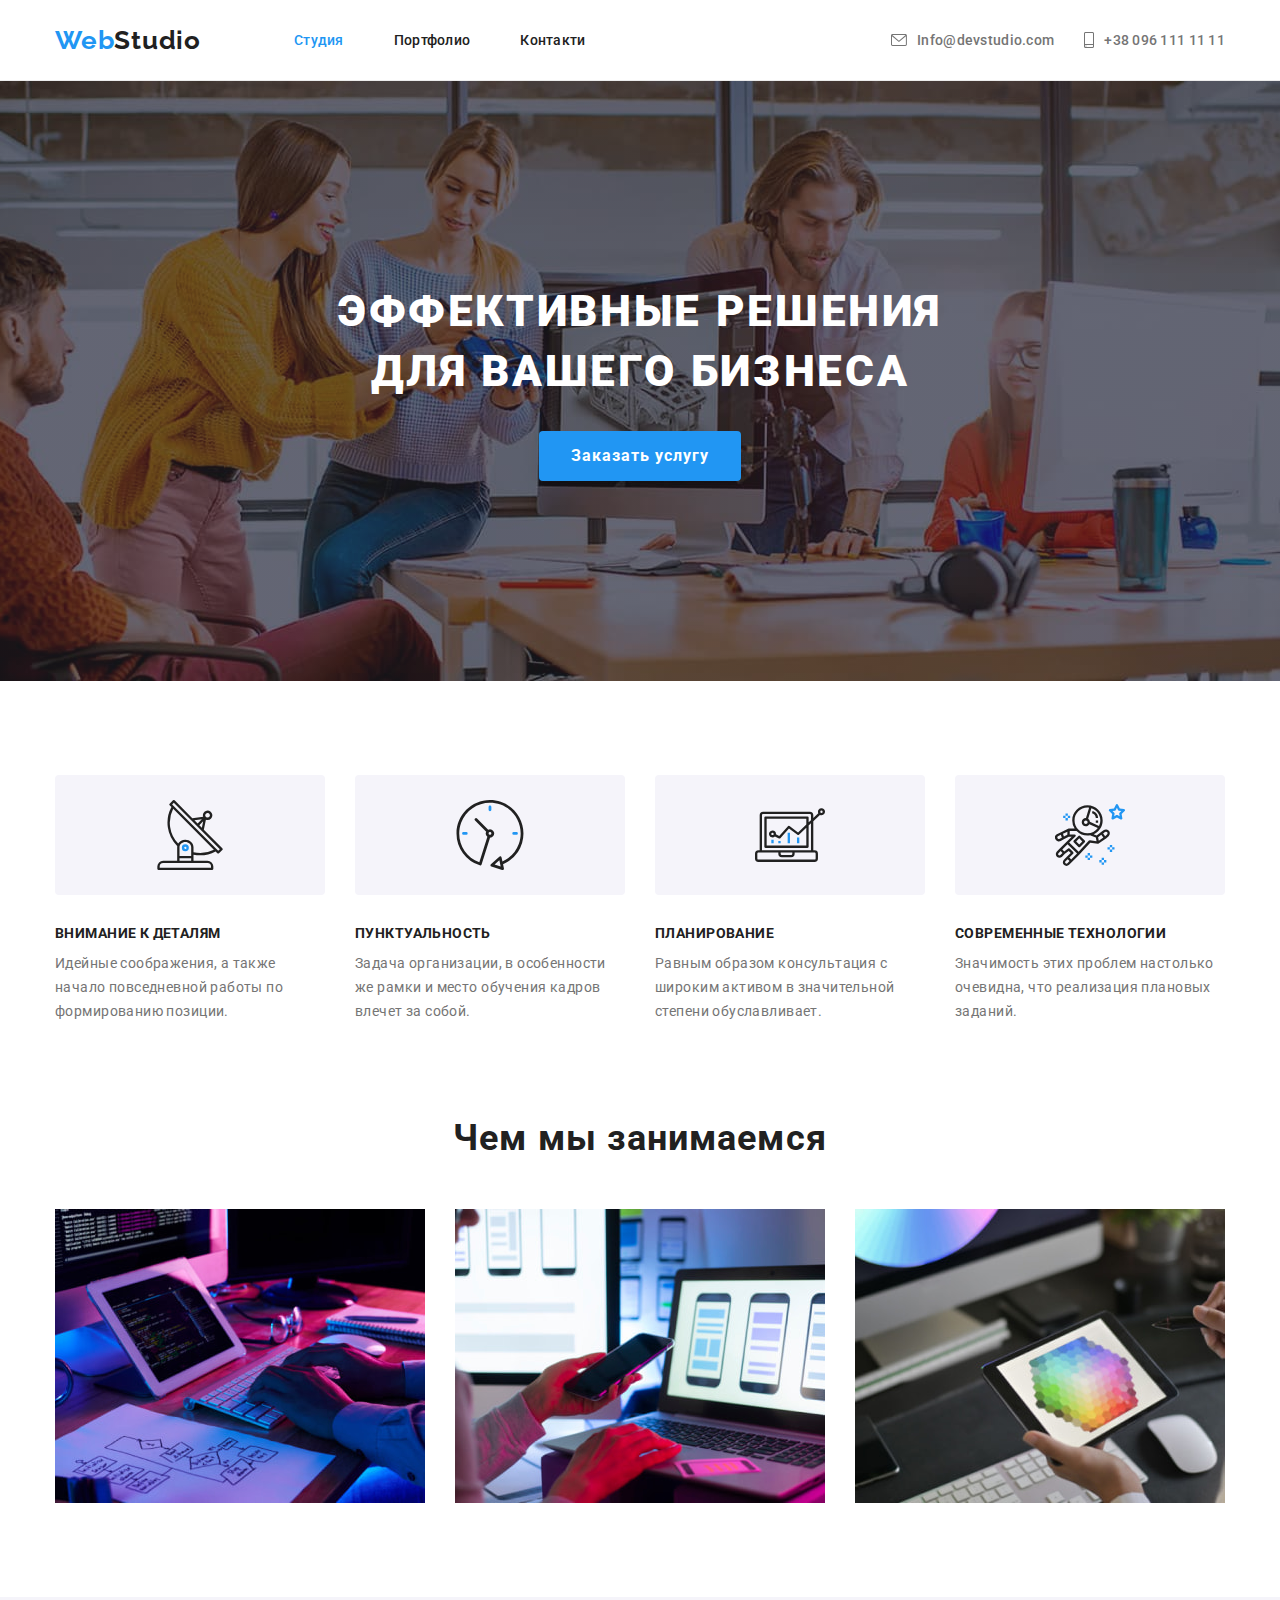
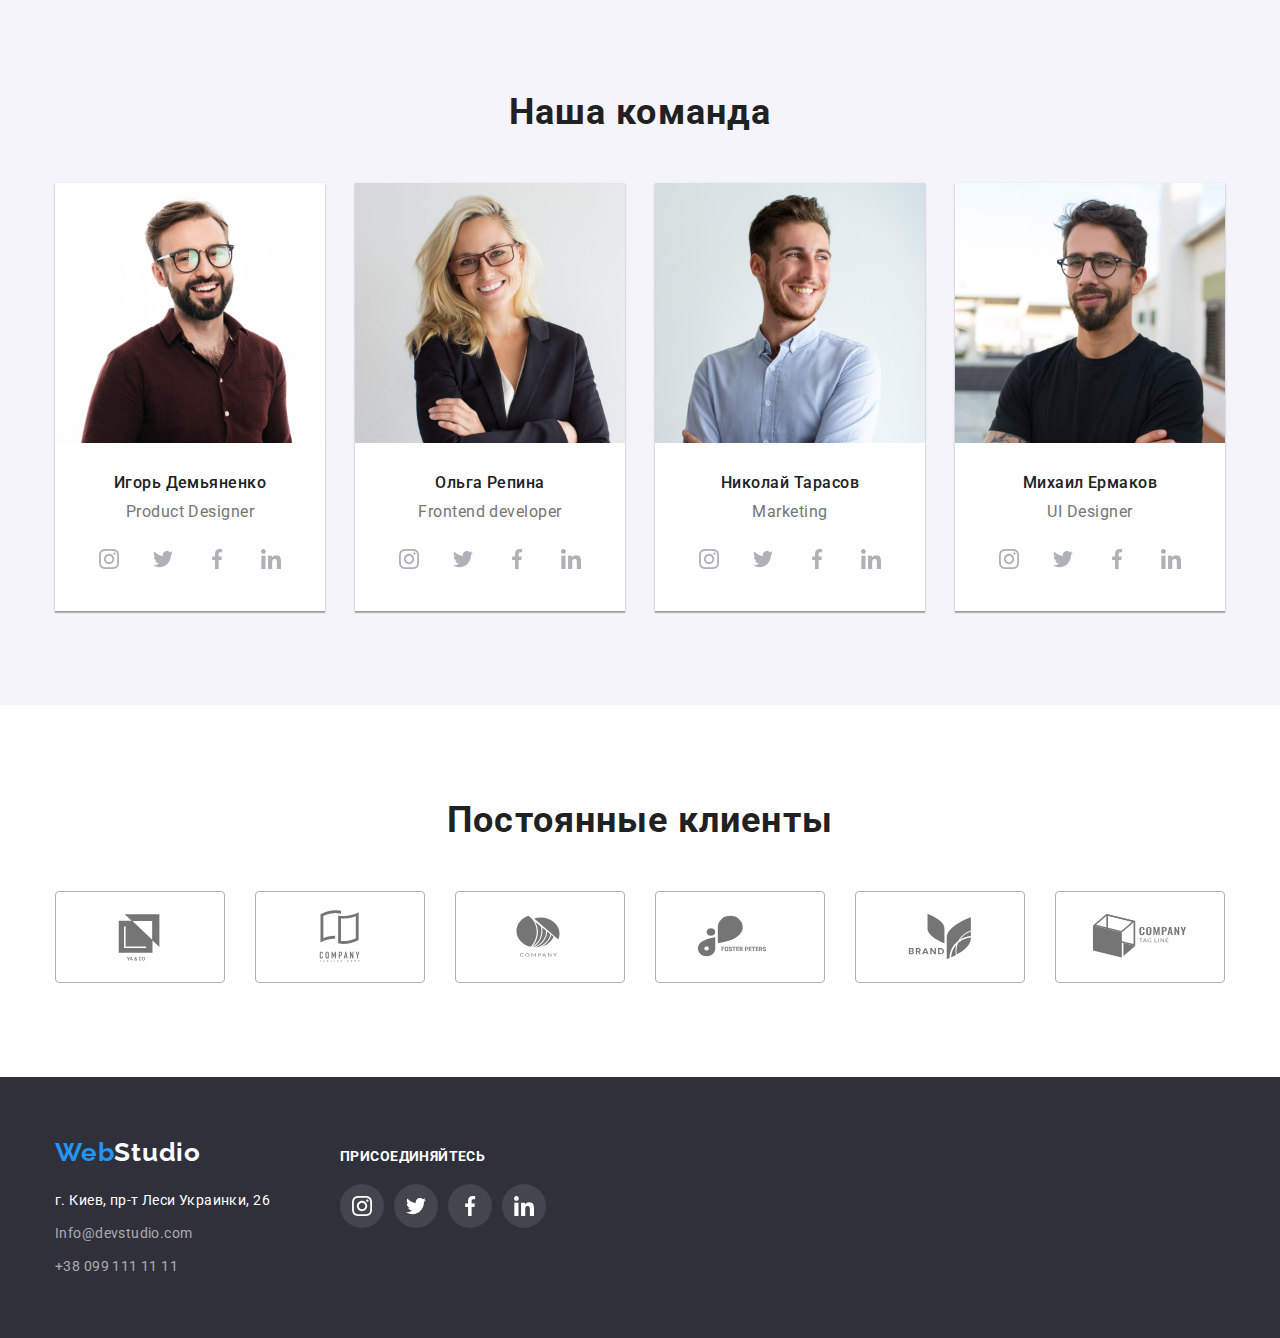
<file: index.html>
<!DOCTYPE html>
<html lang="ru">
  <head>
    <meta charset="UTF-8" />
    <meta http-equiv="X-UA-Compatible" content="IE=edge" />
    <meta name="viewport" content="width=device-width, initial-scale=1.0" />
    <title>Студия</title>
    <link rel="preconnect" href="https://fonts.googleapis.com" />
    <link rel="preconnect" href="https://fonts.gstatic.com" crossorigin />
    <link
      href="https://fonts.googleapis.com/css2?family=Raleway:wght@700&family=Roboto:wght@400;500;700;900&display=swap"
      rel="stylesheet"
    />
    <link
      rel="stylesheet"
      href="https://cdnjs.cloudflare.com/ajax/libs/modern-normalize/0.6.0/modern-normalize.css"
    />
    <link rel="stylesheet" href="./css/style.css" />
  </head>

  
  <body class="page">
    <header class="page-header">
      <div class="container">
        <nav class="nav">
          <a href="./index.html" class="logo"
            >Web<span class="accent-black">Studio</span>
          </a>
          

          <ul class="links">
            <li class="site-nav">
              <a href="./index.html" class="link-current link">Студия</a>
            </li>
            <li class="site-nav">
              <a href="./portfolio.html" class="link">Портфолио</a>
            </li>
            <li class="site-nav"><a href="#" class="link">Контакти</a></li>
          </ul>

          <ul class="contacts">
            <li class="contacts-item">
              <a href="mailto:Info@devstudio.com" class="contacts-link"
                ><svg class="icon" width="16" height="12">
                  <use href="./images/icons/icon_2.svg#icon-envelope"></use>
                </svg>
                Info@devstudio.com
              </a>
            </li>
            <li class="contacts-item">
              <a href="tel:+380961111111" class="contacts-link"
                ><svg class="icon" width="10" height="16">
                  <use href="./images/icons/icon_2.svg#icon-smartphone"></use>
                </svg>
                <span class="text">+38 096 111 11 11</span>
              </a>
            </li>
          </ul>
        </nav>
      </div>
    </header>

    <!--main section -->
    <main>
      <!-- Навигационные кнопки -->

      <section class="hero overlay">
        <div class="container">
          <h1 class="hero-title">
            Эффективные решения<br />для вашего бизнеса
          </h1>
          <button type="button" class="hero-button" data-model-open>
            Заказать услугу
          </button>
        </div>
      </section>

      
      <section class="section">
        <div class="container">
          <h2 hidden>Преимущества</h2>
          <ul class="card-set">
            <li class="card-item icon-antenna">
              <div class="icon-group">
                <svg class="icone-elements">
                  <use href="./images/icons/icon_1.svg#icon-antenna"></use>
                </svg>
              </div>
              <h3 class="item-title">Внимание к деталям</h3>
              <p class="item-text"> Идейные соображения, а также начало повседневной работы по
                формированию позиции.
              </p>
            </li>
            <li class="card-item icon-cloc">
              <div class="icon-group">
                <svg class="icone-elements">
                  <use href="./images/icons/icon_1.svg#icon-clock"></use>
                </svg>
              </div>
              <h3 class="item-title">Пунктуальность</h3>
              <p class="item-text"> Задача организации, в особенности же рамки и место обучения
                кадров влечет за собой.
              </p>
            </li>
            <li class="card-item icon-diagram">
              <div class="icon-group">
                <svg class="icone-elements">
                  <use href="./images/icons/icon_1.svg#icon-diagram"></use>
                </svg>
              </div>
              <h3 class="item-title">Планирование</h3>
              <p class="item-text"> Равным образом консультация с широким активом в значительной
                степени обуславливает.
              </p>
            </li>
            <li class="card-item icon-astronaut">
              <div class="icon-group">
                <svg class="icone-elements">
                  <use href="./images/icons/icon_1.svg#icon-astronaut"></use>
                </svg>
              </div>
              <h3 class="item-title">Современные технологии</h3>
              <p class="item-text"> Значимость этих проблем настолько очевидна, что реализация
                плановых заданий.
              </p>
            </li>
          </ul>
        </div>
      </section>

      <section class="third-section">
        <!-- Чем мы занимаемся -->
        <div class="container">
          <h2 class="section-title">Чем мы занимаемся</h2>
          <ul class="list">
            <li class="list-item">
              <img
                src="./images/box_1.jpg"
                alt="руки печатающие на клавиатуре"
                width="370"
              />
            </li>
            <li class="list-item">
              <img
                src="./images/box_2.jpg"
                alt="руки держащие телефон"
                width="370"
              />
            </li>
            <li class="list-item">
              <img
                src="./images/box_3.jpg"
                alt="руки держащие планшет"
                width="370"
              />
            </li>
          </ul>
        </div>
      </section>

      <!--Секция "НАША КОМАНДА"-->
      <section class="company-section section">
        <div class="container">
          <h2 class="section-title">Наша команда</h2>
          <ul class="foto-set">
            <li class="item">
             
              <img
                width="270"
                height="260"
                src="./images/img_4.jpg"
                alt="project"
              />
              <div class="content">
                <h3 class="card-heading">Игорь Демьяненко</h3>
                <p class="card-text">Product Designer</p>

                <!-- ИКОНКИ СОЦ. СЕТЕЙ -->

                <!-- <div class="icon-wrapper"> -->
                <ul class="list-social-icon">
                  <li class="item-social-icon">
                    <a href="" class="link-social-icon">
                      <svg class="icon-social" width="20" height="20">
                        <use
                          href="./images/icons/icon_2.svg#icon-instagram"
                        ></use>
                      </svg>
                    </a>
                  </li>
                  <li class="item-social-icon">
                    <a href="" class="link-social-icon">
                      <svg class="icon-social" width="20" height="20">
                        <use
                          href="./images/icons/icon_2.svg#icon-twitter"
                        ></use>
                      </svg>
                    </a>
                  </li>
                  <li class="item-social-icon">
                    <a href="" class="link-social-icon">
                      <svg class="icon-social" width="20" height="20">
                        <use
                          href="./images/icons/icon_2.svg#icon-facebook"
                        ></use>
                      </svg>
                    </a>
                  </li>
                  <li class="item-social-icon">
                    <a href="" class="link-social-icon">
                      <svg class="icon-social" width="20" height="20">
                        <use
                          href="./images/icons/icon_2.svg#icon-linkedin"
                        ></use>
                      </svg>
                    </a>
                  </li>
                </ul>
                <!-- </div> -->
              </div>
              <!-- </div>
              </article> -->
            </li>

            <li class="item">
              <!-- <article class="card">
                <div class="card-thumb"> -->
              <img
                width="270"
                height="260"
                src="./images/img_1.jpg"
                alt="Frontend Developer"
              />
              <div class="content">
                <h3 class="card-heading">Ольга Репина</h3>
                <p class="card-text">Frontend developer</p>
                <!-- ИКОНКИ СОЦ. СЕТЕЙ -->

                <!-- <div class="icon-wrapper"> -->
                <ul class="list-social-icon">
                  <li class="item-social-icon">
                    <a href="" class="link-social-icon">
                      <svg class="icon-social" width="20" height="20">
                        <use
                          href="./images/icons/icon_2.svg#icon-instagram"
                        ></use>
                      </svg>
                    </a>
                  </li>
                  <li class="item-social-icon">
                    <a href="" class="link-social-icon">
                      <svg class="icon-social" width="20" height="20">
                        <use
                          href="./images/icons/icon_2.svg#icon-twitter"
                        ></use>
                      </svg>
                    </a>
                  </li>
                  <li class="item-social-icon">
                    <a href="" class="link-social-icon">
                      <svg class="icon-social" width="20" height="20">
                        <use
                          href="./images/icons/icon_2.svg#icon-facebook"
                        ></use>
                      </svg>
                    </a>
                  </li>
                  <li class="item-social-icon">
                    <a href="" class="link-social-icon">
                      <svg class="icon-social" width="20" height="20">
                        <use
                          href="./images/icons/icon_2.svg#icon-linkedin"
                        ></use>
                      </svg>
                    </a>
                  </li>
                </ul>
                <!-- </div> -->
              </div>
              <!-- </div>
              </article> -->
            </li>

            <li class="item">
              <!-- <article class="card">
                <div class="card-thumb"> -->
              <img
                width="270"
                height="260"
                src="./images/img_2.jpg"
                alt="Marketing"
              />
              <div class="content">
                <h3 class="card-heading">Николай Тарасов</h3>
                <p class="card-text">Marketing</p>
                <!-- ИКОНКИ СОЦ. СЕТЕЙ -->

                <!-- <div class="icon-wrapper"> -->
                <ul class="list-social-icon">
                  <li class="item-social-icon">
                    <a href="" class="link-social-icon">
                      <svg class="icon-social" width="20" height="20">
                        <use
                          href="./images/icons/icon_2.svg#icon-instagram"
                        ></use>
                      </svg>
                    </a>
                  </li>
                  <li class="item-social-icon">
                    <a href="" class="link-social-icon">
                      <svg class="icon-social" width="20" height="20">
                        <use
                          href="./images/icons/icon_2.svg#icon-twitter"
                        ></use>
                      </svg>
                    </a>
                  </li>
                  <li class="item-social-icon">
                    <a href="" class="link-social-icon">
                      <svg class="icon-social" width="20" height="20">
                        <use
                          href="./images/icons/icon_2.svg#icon-facebook"
                        ></use>
                      </svg>
                    </a>
                  </li>
                  <li class="item-social-icon">
                    <a href="" class="link-social-icon">
                      <svg class="icon-social" width="20" height="20">
                        <use
                          href="./images/icons/icon_2.svg#icon-linkedin"
                        ></use>
                      </svg>
                    </a>
                  </li>
                </ul>
                <!-- </div> -->
              </div>
              <!-- </div>
              </article> -->
            </li>

            <li class="item">
              <!-- <article class="card">
                <div class="card-thumb"> -->
              <img
                width="270"
                height="260"
                src="./images/img_3.jpg"
                alt="UI Designer"
              />
              <div class="content">
                <h3 class="card-heading">Михаил Ермаков</h3>
                <p class="card-text">UI Designer</p>
                <!-- ИКОНКИ СОЦ. СЕТЕЙ -->

                <!-- <div class="icon-wrapper"> -->
                <ul class="list-social-icon">
                  <li class="item-social-icon">
                    <a href="" class="link-social-icon">
                      <svg class="icon-social" width="20" height="20">
                        <use
                          href="./images/icons/icon_2.svg#icon-instagram"
                        ></use>
                      </svg>
                    </a>
                  </li>
                  <li class="item-social-icon">
                    <a href="" class="link-social-icon">
                      <svg class="icon-social" width="20" height="20">
                        <use
                          href="./images/icons/icon_2.svg#icon-twitter"
                        ></use>
                      </svg>
                    </a>
                  </li>
                  <li class="item-social-icon">
                    <a href="" class="link-social-icon">
                      <svg class="icon-social" width="20" height="20">
                        <use
                          href="./images/icons/icon_2.svg#icon-facebook"
                        ></use>
                      </svg>
                    </a>
                  </li>
                  <li class="item-social-icon">
                    <a href="" class="link-social-icon">
                      <svg class="icon-social" width="20" height="20">
                        <use
                          href="./images/icons/icon_2.svg#icon-linkedin"
                        ></use>
                      </svg>
                    </a>
                  </li>
                </ul>
                <!-- </div> -->
              </div>
              <!-- </div>
              </article> -->
            </li>
          </ul>
        </div>
      </section>

      <!-- Постоянные клиенты -->
      <section class="regular-customers section">
        <div class="container">
          <h2 class="customers-title">Постоянные клиенты</h2>
          <ul class="list-customers">
            <li class="item-customers">
              <a class="link-customers" href="">
                <svg class="icon-customers" width="106" height="60">
                  <use href="./images/icons/icon_2.svg#icon-Logo1"></use>
                </svg>
              </a>
            </li>
            <li class="item-customers">
              <a class="link-customers" href="">
                <svg class="icon-customers" width="106" height="60">
                  <use href="./images/icons/icon_2.svg#icon-Logo2"></use>
                </svg>
              </a>
            </li>
            <li class="item-customers">
              <a class="link-customers" href="">
                <svg class="icon-customers" width="106" height="60">
                  <use href="./images/icons/icon_2.svg#icon-Logo3"></use>
                </svg>
              </a>
            </li>
            <li class="item-customers">
              <a class="link-customers" href="">
                <svg class="icon-customers" width="106" height="60">
                  <use href="./images/icons/icon_2.svg#icon-Logo4"></use>
                </svg>
              </a>
            </li>
            <li class="item-customers">
              <a class="link-customers" href="">
                <svg class="icon-customers" width="106" height="60">
                  <use href="./images/icons/icon_2.svg#icon-Logo5"></use>
                </svg>
              </a>
            </li>
            <li class="item-customers">
              <a class="link-customers" href="">
                <svg class="icon-customers" width="106" height="60">
                  <use href="./images/icons/icon_2.svg#icon-Logo6"></use>
                </svg>
              </a>
            </li>
          </ul>
        </div>
      </section>
    </main>

    <!--Подвал странички-->

    <footer class="page-footer">
      <div class="container footer-container">
        <div class="logo-wrapper">
          <a href="./index.html" class="logo"
            >Web<span class="accent-white">Studio</span>
          </a>
          <address class="address">
            <ul class="address-list">
              <li class="address-list-item">г. Киев, пр-т Леси Украинки, 26</li>
              <li class="address-list-item">
                <a href="mailto:Info@devstudio.com" class="link"
                  >Info@devstudio.com</a
                >
              </li>
              <li class="address-list-item">
                <a href="tel:+380991111111" class="link">+38 099 111 11 11</a>
              </li>
            </ul>
          </address>
        </div>
        <div class="footer-icon-wrapper">
          <p class="footer-text-icon">Присоединяйтесь</p>
          <ul class="footer-icon-list">
            <li class="footer-icon-item">
              <a href="" class="footer-icon-link">
                <svg class="footer-icon-social">
                  <use href="./images/icons/icon_2.svg#icon-instagram"></use>
                </svg>
              </a>
            </li>
            <li class="footer-icon-item">
              <a href="" class="footer-icon-link">
                <svg class="footer-icon-social">
                  <use href="./images/icons/icon_2.svg#icon-twitter"></use>
                </svg>
              </a>
            </li>
            <li class="footer-icon-item">
              <a href="" class="footer-icon-link">
                <svg class="footer-icon-social">
                  <use href="./images/icons/icon_2.svg#icon-facebook"></use>
                </svg>
              </a>
            </li>
            <li class="footer-icon-item">
              <a href="" class="footer-icon-link">
                <svg class="footer-icon-social">
                  <use href="./images/icons/icon_2.svg#icon-linkedin"></use>
                </svg>
              </a>
            </li>
          </ul>
        </div>
      </div>
    </footer>
  </body>
</html>
</file>
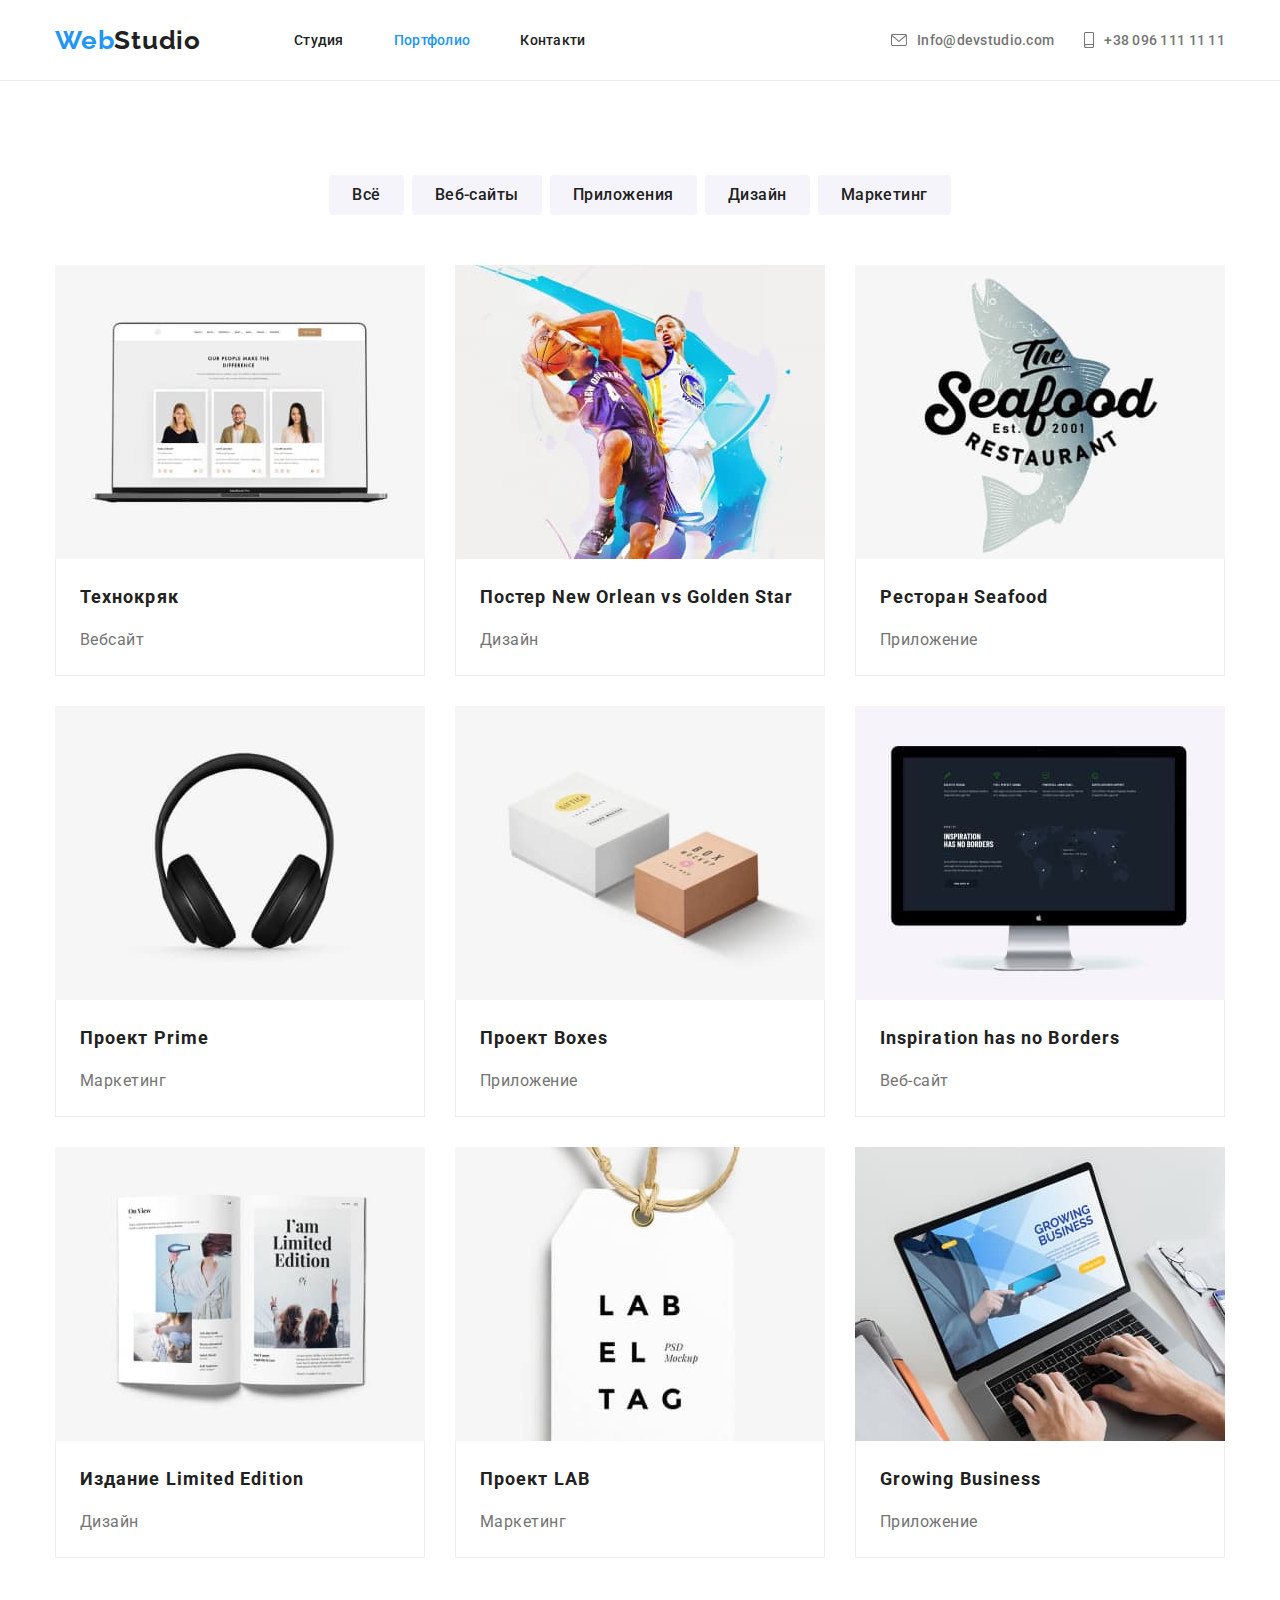
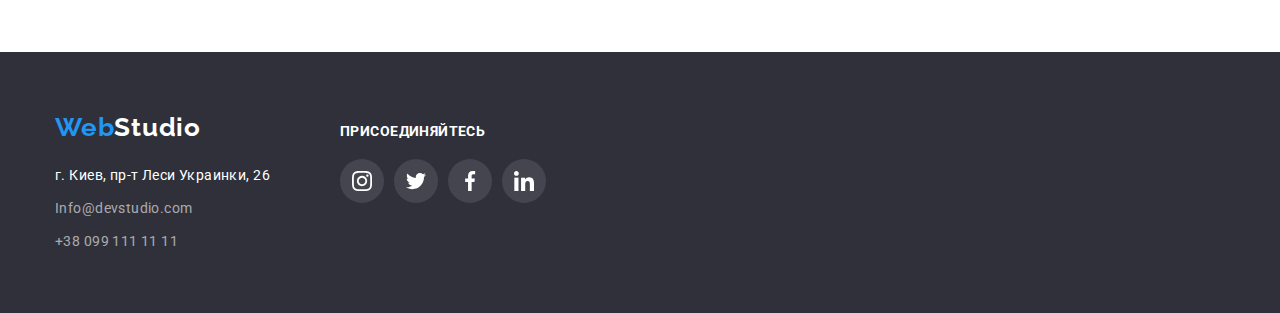
<file: portfolio.html>
<!DOCTYPE html>
<html lang="ru">
  <head>
    <meta charset="UTF-8" />
    <meta http-equiv="X-UA-Compatible" content="IE=edge" />
    <meta name="viewport" content="width=device-width, initial-scale=1.0" />
    <title>Портфолио</title>
    <link rel="preconnect" href="https://fonts.googleapis.com" />
    <link rel="preconnect" href="https://fonts.gstatic.com" crossorigin />
    <link
      href="https://fonts.googleapis.com/css2?family=Raleway:wght@700&family=Roboto:wght@400;500;700;900&display=swap"
      rel="stylesheet"
    />
    <link
      rel="stylesheet"
      href="https://cdnjs.cloudflare.com/ajax/libs/modern-normalize/0.6.0/modern-normalize.css"
    />
    <link rel="stylesheet" href="./css/style.css" />
  </head>

  <!--верхняя линия-->
  <body class="page">
    <header class="page-header">
      <div class="container">
        <nav class="nav">
          <a href="./index.html" class="logo"
            >Web<span class="accent-black">Studio</span>
          </a>
          <!--навигация на другие страници-->

          <ul class="links">
            <li class="site-nav">
              <a href="./index.html" class="link">Студия</a>
            </li>
            <li class="site-nav">
              <a href="./portfolio.html" class="link-current link">Портфолио</a>
            </li>
            <li class="site-nav"><a href="#" class="link">Контакти</a></li>
          </ul>

          <ul class="contacts">
            <li class="contacts-item">
              <a href="mailto:Info@devstudio.com" class="contacts-link"
                ><svg class="icon" width="16" height="12">
                  <use href="./images/icons/icon_2.svg#icon-envelope"></use>
                </svg>
                Info@devstudio.com
              </a>
            </li>
            <li class="contacts-item">
              <a href="tel:+380961111111" class="contacts-link"
                ><svg class="icon" width="10" height="16">
                  <use href="./images/icons/icon_2.svg#icon-smartphone"></use>
                </svg>
                <span class="text">+38 096 111 11 11</span>
              </a>
            </li>
          </ul>
        </nav>
      </div>
    </header>

    <!--main  -->
    <main>
      <!--Кнопки портфолио-->
      <section class="section">
        <div class="container">
          <h1 hidden>Главная секция</h1>
          <ul class="list-buttons">
            <li class="item-button">
              <button type="button" class="button">Всё</button>
            </li>
            <li class="item-button">
              <button type="button" class="button">Веб-сайты</button>
            </li>
            <li class="item-button">
              <button type="button" class="button">Приложения</button>
            </li>
            <li class="item-button">
              <button type="button" class="button">Дизайн</button>
            </li>
            <li class="item-button">
              <button type="button" class="button">Маркетинг</button>
            </li>
          </ul>

          <!-- ПОРТФОЛИО КАРТОЧКИ -->
          <!--project1-->

          <ul class="card-picture">
            <li class="element">
              <a href="" class="link-picture">
                <!-- <article class="picture"> -->
                <!-- <div class="picture-thumb"> -->
                <img
                  src="./images/img_11.jpg"
                  alt="Портфолио_1"
                  width="370"
                  height="294"
                />
                <div class="picture-content">
                  <h2 class="picture-heading">Технокряк</h2>
                  <p class="picture-text">Вебсайт</p>
                </div>
                <!-- </div> -->
                <!-- </article> -->
              </a>
            </li>

            <!--project2-->

            <li class="element">
              <a href="" class="link-picture">
                <!-- <article class="picture"> -->
                <!-- <div class="picture-thumb"> -->
                <img
                  src="./images/img_12.jpg"
                  alt="Портфолио_2"
                  width="370"
                  height="294"
                />
                <div class="picture-content">
                  <h2 class="picture-heading">
                    Постер New Orlean vs Golden Star
                  </h2>
                  <p class="picture-text">Дизайн</p>
                </div>
                <!-- </div> -->
                <!-- </article> -->
              </a>
            </li>

            <!--project3-->

            <li class="element">
              <a href="" class="link-picture">
                <!-- <article class="picture"> -->
                <!-- <div class="picture-thumb"> -->
                <img
                  src="./images/img_13.jpg"
                  alt="Портфолио_3"
                  width="370"
                  height="294"
                />
                <div class="picture-content">
                  <h2 class="picture-heading">Ресторан Seafood</h2>
                  <p class="picture-text">Приложение</p>
                </div>
                <!-- </div> -->
                <!-- </article> -->
              </a>
            </li>

            <!--project4-->

            <li class="element">
              <a href="" class="link-picture">
                <!-- <article class="picture"> -->
                <!-- <div class="picture-thumb"> -->
                <img
                  src="./images/img_14.jpg"
                  alt="Портфолио_4"
                  width="370"
                  height="294"
                />
                <div class="picture-content">
                  <h2 class="picture-heading">Проект Prime</h2>
                  <p class="picture-text">Маркетинг</p>
                </div>
                <!-- </div> -->
                <!-- </article> -->
              </a>
            </li>

            <!--project5-->

            <li class="element">
              <a href="" class="link-picture">
                <!-- <article class="picture"> -->
                <!-- <div class="picture-thumb"> -->
                <img
                  src="./images/img_15.jpg"
                  alt="Портфолио_5"
                  width="370"
                  height="294"
                />
                <div class="picture-content">
                  <h2 class="picture-heading">Проект Boxes</h2>
                  <p class="picture-text">Приложение</p>
                </div>
                <!-- </div> -->
                <!-- </article> -->
              </a>
            </li>

            <!--project6-->

            <li class="element">
              <a href="" class="link-picture">
                <!-- <article class="picture"> -->
                <!-- <div class="picture-thumb"> -->
                <img
                  src="./images/img_16.jpg"
                  alt="Портфолио_6"
                  width="370"
                  height="294"
                />
                <div class="picture-content">
                  <h2 class="picture-heading">Inspiration has no Borders</h2>
                  <p class="picture-text">Веб-сайт</p>
                </div>
                <!-- </div> -->
                <!-- </article> -->
              </a>
            </li>

            <!--project7-->

            <li class="element">
              <a href="" class="link-picture">
                <!-- <article class="picture"> -->
                <!-- <div class="picture-thumb"> -->
                <img
                  src="./images/img_17.jpg"
                  alt="Портфолио_7"
                  width="370"
                  height="294"
                />
                <div class="picture-content">
                  <h2 class="picture-heading">Издание Limited Edition</h2>
                  <p class="picture-text">Дизайн</p>
                </div>
                <!-- </div> -->
                <!-- </article> -->
              </a>
            </li>

            <!--project8-->

            <li class="element">
              <a href="" class="link-picture">
                <!-- <article class="picture"> -->
                <!-- <div class="picture-thumb"> -->
                <img
                  src="./images/img_18.jpg"
                  alt="Портфолио_8"
                  width="370"
                  height="294"
                />
                <div class="picture-content">
                  <h2 class="picture-heading">Проект LAB</h2>
                  <p class="picture-text">Маркетинг</p>
                </div>
                <!-- </div> -->
                <!-- </article> -->
              </a>
            </li>

            <!--project9-->

            <li class="element">
              <a href="" class="link-picture">
                <!-- <article class="picture"> -->
                <!-- <div class="picture-thumb"> -->
                <img
                  src="./images/img_19.jpg"
                  alt="Портфолио_9"
                  width="370"
                  height="294"
                />
                <div class="picture-content">
                  <h2 class="picture-heading">Growing Business</h2>
                  <p class="picture-text">Приложение</p>
                </div>
                <!-- </div> -->
                <!-- </article> -->
              </a>
            </li>
          </ul>
        </div>
      </section>
    </main>

    <!--Подвал странички-->

    <footer class="page-footer">
      <div class="container footer-container">
        <div class="logo-wrapper">
          <a href="./index.html" class="logo"
            >Web<span class="accent-white">Studio</span>
          </a>
          <address class="address">
            <ul class="address-list">
              <li class="address-list-item">г. Киев, пр-т Леси Украинки, 26</li>
              <li class="address-list-item">
                <a href="mailto:Info@devstudio.com" class="link"
                  >Info@devstudio.com</a
                >
              </li>
              <li class="address-list-item">
                <a href="tel:+380991111111" class="link">+38 099 111 11 11</a>
              </li>
            </ul>
          </address>
        </div>
        <div class="footer-icon-wrapper">
          <p class="footer-text-icon">Присоединяйтесь</p>
          <ul class="footer-icon-list">
            <li class="footer-icon-item">
              <a href="" class="footer-icon-link">
                <svg class="footer-icon-social">
                  <use href="./images/icons/icon_2.svg#icon-instagram"></use>
                </svg>
              </a>
            </li>
            <li class="footer-icon-item">
              <a href="" class="footer-icon-link">
                <svg class="footer-icon-social">
                  <use href="./images/icons/icon_2.svg#icon-twitter"></use>
                </svg>
              </a>
            </li>
            <li class="footer-icon-item">
              <a href="" class="footer-icon-link">
                <svg class="footer-icon-social">
                  <use href="./images/icons/icon_2.svg#icon-facebook"></use>
                </svg>
              </a>
            </li>
            <li class="footer-icon-item">
              <a href="" class="footer-icon-link">
                <svg class="footer-icon-social">
                  <use href="./images/icons/icon_2.svg#icon-linkedin"></use>
                </svg>
              </a>
            </li>
          </ul>
        </div>
      </div>
    </footer>
  </body>
</html>
</file>
<file: css/style.css>
:root {
  --primary-text-color: #757575;
  --title-color: #212121;
  --accent-color: #2196f3;
  --primary-white-color: #ffffff;
  --card-shadow: 0px 2px 1px 0px rgba(0, 0, 0, 0.2),
    0px 1px 1px 0px rgba(0, 0, 0, 0.14), 0px 1px 3px 0px rgba(0, 0, 0, 0.12);
  --card-set-gap: 30px;

  --box-shadow: 0px 3px 1px rgba(0, 0, 0, 0.1), 0px 1px 2px rgba(0, 0, 0, 0.08),
    0px 2px 2px rgba(0, 0, 0, 0.12);

}

body {
  font-family: "Roboto", sans-serif;
  font-style: normal;
  font-weight: 400px;
  font-size: 14px;
  line-height: calc(24 / 14);

  letter-spacing: 0.03em;

  background-color: var(--primary-white-color);
  color: var(--primary-text-color);
  line-height: 1.5;
}
a { text-decoration:none; }
h1,
h2,
h3,
h4,
h5,
h6,
p {
  margin: 0;
}
ul li {
  list-style: none;
  text-decoration: none;
}
ul {
  margin: 0;
  padding: 0;
}
.link {
  text-decoration: none;
}

img {
  display: block;
  max-width: 100%;
  height: auto;
}

.section {
  padding-top: 94px;
  padding-bottom: 94px;
}

.container {
  width: 1200px;
  margin-left: auto;
  margin-right: auto;

  padding-left: 15px;
  padding-right: 15px;
  /* outline: 1px solid red; */
}

.page-header {
  border-bottom: 1px solid #ececec;
  margin-bottom: 0;
}
.nav,
.links,
.contacts,
.header .container {
  display: flex;
 
  list-style: none;
  color: var(--title-color);
}

/* .logo */
.page-header .logo {
  margin-right: 93px;

  display: flex;
  align-items: center;
  font-family: "Raleway", sans-serif;
  font-weight: 700;
  font-size: 26px;
  line-height: 1.19;
  letter-spacing: 0.03em;
  color: #2196f3;
}
.accent-black {
  color: var(--title-color);
}

.links a,
.contacts a {
  font-family: inherit;
  font-weight: 500;
  font-size: 14px;
  line-height: calc(16 / 14);
  letter-spacing: 0.02em;

  padding: 32px 0;
  display: inline-block;
  margin-right: 50px;

  text-decoration: none;
}
.links a {
  color: var(--title-color);
}
.contacts a {
  color: var(--primary-text-color);
}
.contacts li:last-child a,
.links li:last-child a {
  margin-right: 0;
}
.contacts a:hover,
.contacts a:focus,
.links a:hover,
.links a:focus {
  color: var(--accent-color);
}

.site-nav .link-current {
  color: var(--accent-color);
}

.nav {
  display: flex;
}
.contacts {
  margin-left: auto;
  display: flex;
  
}

.links site-nav:not(:last-child) {
  margin-right: 50px;
}


.contacts .contacts-link {
  display: flex;
  /* justify-content: center; */
  align-items: center;
  margin: 0;
}
.contacts-item:not(:last-child) {
  margin-right: 30px;
}

.contacts .icon {
  align-items: center;
  margin-right: 10px;
}

.contacts-link .icon {
  fill: #757575;
}
.contacts-link:hover .icon {
  fill: var(--accent-color);
}

/* Главная секция */
.overlay {
  max-width: 1600px;
  height: 600px;

  margin-left: auto;
  margin-right: auto;

  /* outline: 1px solid red; */
  background-color: rgba(196, 196, 196, 1);
  background-image: linear-gradient(
      to right,
      rgba(47, 48, 58, 0.4),
      rgba(47, 48, 58, 0.4)
    ),
    url(../images/img_overlay.jpg);
  background-size: cover;
  background-position: center;
}

.hero {
  padding-top: 200px;
  padding-bottom: 200px;
  
}


.hero-title {
  font-family: "Roboto" sans-serif;
  font-size: 44px;
  color: var(--primary-white-color);
  text-transform: uppercase;
  font-weight: 900;
  line-height: calc(60 / 44);
  letter-spacing: 0.06em;
  text-align: center;
  max-width: 650;
  margin-bottom: 30px;
}

.hero-button {
  padding: 10px 32px;
  border-radius: 4px;
  margin: 0 auto;
  display: block;
  box-shadow: 0px 4px 4px rgba(0, 0, 0, 0.15);
  background: #2196f3;
  font-size: 16px;
  font-weight: 700;
  line-height: 30px;
  letter-spacing: 0.06em;
  color: #ffffff;
  border: none;
  cursor: pointer;
}

.hero-button:hover,
.hero-button:focus {
  background: #188ce8;
}


.card-set {
  
  padding: 0 auto;
  margin: 0;
  margin-top: 0;
  list-style: none;
  display: flex;
  flex-wrap: nowrap;
  margin-left: calc(-1 * var(--card-set-gap));
  margin-top: calc(-1 * var(--card-set-gap));
}

.card-item {
  flex-basis: calc(100% / 4 - var(--card-set-gap));
  margin-left: var(--card-set-gap);
  margin-top: var(--card-set-gap);
}

.icon-group {
  display: flex;
  justify-content: center;
  align-items: center;
  width: 270px;
  height: 120px;
  margin-bottom: 30px;
  border-radius: 4px;
  background-color: #f5f4fa;
}
.icone-elements {
  width: 70px;
  height: 70px;
}

.item-title {
  font-family: inherit;
  font-weight: 700;
  font-size: 14px;
  line-height: calc(16 / 14);
  letter-spacing: 0.03em;
  text-transform: uppercase;
  color: var(--title-color);
  margin-bottom: 10px;
}
.item-text {
  font-family: inherit;
  font-weight: 400;
  font-size: 14px;
  line-height: calc(24 / 14);
  letter-spacing: 0.03em;

  color: var(--primary-text-color);
}

.third-section {
  padding-top: 0px;
  padding-bottom: 94px;
}

.section-title {
  font-family: inherit;
  font-weight: 700;
  font-size: 36px;
  line-height: calc(42 / 36);
  text-align: center;
  letter-spacing: 0.03em;

  color: var(--title-color);
  margin-top: 0px;
  margin-bottom: 50px;
}

.list {
  display: flex;
  flex-basis: calc(100% / 3);
  justify-content: space-between;
  padding: 0px;
  margin: 0px;
}
.list-item {
  display: block;
}
.list-item:not(:last-child) {
  margin-right: 30px;
}

/* НАША КОМАНДА */

.company-section {
  background-color: #f5f4fa;
}

.foto-set {
  /* outline: 1px solid yellow; */
  display: flex;

  margin-right: -30px;
  margin-top: 0px;
  margin-bottom: 0px;
  padding-left: 0px;
  padding-right: 0px;
}
.item:not(:last-child) {
  flex-basis: calc(100% / 4 - 30px);
  margin-right: 30px;
}

.card-heading {
  font-family: Roboto;
  font-weight: 500;
  font-size: 16px;
  line-height: calc(19 / 16);

  text-align: center;
  letter-spacing: 0.03em;

  color: var(--title-color);
}
.content {
  padding-top: 30px;
  padding-bottom: 30px;
}
.card-heading {
  margin-bottom: 10px;
}
.card-text {
  font-family: Roboto;
  font-style: normal;
  font-weight: normal;
  font-size: 16px;
  line-height: calc(19 / 16);

  text-align: center;
  letter-spacing: 0.03em;
  margin-bottom: 16px;

  color: var(--primary-text-color);
}
.item {
  background-color: var(--primary-white-color);
  box-shadow: var(--card-shadow);
}

/* ИКОНКИ СОЦ. СЕТЕЙ  */

/* .icon-wrapper {
  display: flex;
  justify-content: center;
  align-items: center;
} */

.list-social-icon {
  /* outline: 1px solid red; */
  display: flex;
  justify-content: center;
  align-items: center;
}
.item-social-icon {
  display: flex;
}
.link-social-icon {
  display: flex;
  justify-content: center;
  align-items: center;
  width: 44px;
  height: 44px;

  background-color: transparent;

  border-radius: 50%;
  /* border: 1px solid black; */
  padding: 0;
  margin: 0;
}

.item-social-icon:not(:last-child) {
  margin-right: 10px;
}

.link-social-icon {
  fill: #afb1b8;
}

.link-social-icon:hover,
.link-social-icon:focus {
  background-color: var(--accent-color);
  fill: var(--primary-white-color);
}

/* Секция Постоянные Клиенты */

.regular-customers {
  background-color: var(--primary-white-color);
}

.customers-title {
  font-size: 36px;
  font-weight: 700;
  line-height: calc(42 / 36);
  letter-spacing: 0.03em;
  text-align: center;

  color: rgba(33, 33, 33, 1);
  margin-bottom: 50px;
  padding: 0;
}

.list-customers {
  display: flex;
  /* margin: 0;
  justify-content: center; */
}
.item-customers {
  display: flex;
}

.item-customers:not(:last-child) {
  margin-right: 30px;
}

.link-customers {
  display: flex;
  justify-content: center;
  align-items: center;
  color: var(--primary-text-color);
  border: 1px solid rgba(175, 177, 184, 1);
  border-radius: 4px;

  width: 170px;
  height: 92px;
}

.icon-customers {
  fill: currentColor;
}

.link-customers:hover,
.link-customers:focus {
  color: var(--accent-color);
  border: 1px solid var(--accent-color);
}

/* rgba(175, 177, 184, 1) */

/* ВТОРАЯ СТРАНИЦА */
/* Кнопки портфолио */

.section {
  padding-top: 94px;
  padding-bottom: 94px;
}

.list-buttons {
  display: flex;
  justify-content: center;
  padding: 0px;
  margin-bottom: 50px;
}
.item-button:not(:last-child) {
  margin-right: 8px;
}

.button {
  font-family: Roboto;
  font-size: 16px;

  font-weight: 500;
  line-height: calc(26 / 16);
  letter-spacing: 0.03em;
  text-align: center;
  text-decoration: none;

  display: inline-block;
  border-radius: 4px;
  padding: 6px 22px;
  /* min-width: 73px; */
  color: var(--title-color);
  background-color: #f5f4fa;
  border: 1px solid transparent;
  cursor: pointer;
}
/* Главная кнопка (активная)*/

.button:hover,
.button:focus {
  color: var(--primary-white-color);
  background-color: var(--accent-color);
  box-shadow: 0px 4px 4px 0px rgba(0, 0, 0, 0.25);
}

/* ПОРТФОЛИО КАРТОЧКИ */

.card-picture {
  /* outline: yellow; */
  padding: 0px;
  margin: 0px;

  display: flex;
  flex-wrap: wrap;
  margin-left: calc(-1 * var(--card-set-gap));
  margin-top: calc(-1 * var(--card-set-gap));
}
.card-picture > .element {
  flex-basis: calc(100% / 3 - var(--card-set-gap));
  margin-left: var(--card-set-gap);
  margin-top: var(--card-set-gap);
}

/* .picture:hover {
  box-shadow: 0px 4px 4px 0px rgba(0, 0, 0, 0.25);
} */

.element:hover,
.element:focus {
  box-shadow: 0px 4px 4px 0px rgba(0, 0, 0, 0.25);
}
.picture-content {
  padding: 20px 24px;
  /* box-shadow: var(--card-shadow); */

  border-left: 1px solid rgba(238, 238, 238, 1);
  border-right: 1px solid rgba(238, 238, 238, 1);
  border-bottom: 1px solid rgba(238, 238, 238, 1);
}

.picture-heading {
  font-family: inherit;
  font-weight: 700;
  font-size: 18px;
  line-height: calc(36 / 18);

  letter-spacing: 0.06em;

  color: var(--title-color);
}
.picture-text {
  font-family: inherit;
  font-weight: 400;
  font-size: 16px;
  line-height: calc(30 / 16);
  letter-spacing: 0.03em;

  color: var(--primary-text-color);

  margin-top: 10px;
}
.content {
  justify-content: center;
}

/* Подвал странички */

.page-footer {
  background-color: #2f303a;
  padding-top: 60px;
  padding-bottom: 60px;
}
.container footer-container {
  width: 1200px;
  margin-left: auto;
  margin-right: auto;

  padding-left: 15px;
  padding-right: 15px;
}
.footer-container {
  display: flex;
  align-items: baseline;
  /* outline: 1px solid white; */
}
.logo-wrapper {
  margin-right: 70px;
}
.logo {
  font-family: Raleway;
  font-size: 26px;
  font-weight: 700;
  line-height: calc(31 / 26);
  letter-spacing: 0.03em;
  text-align: left;
  text-decoration: none;

  color: var(--accent-color);
}
.accent-white {
  color: var(--primary-white-color);
}

.address-list {
  text-decoration: none;
  padding: 0px;
  margin-top: 20px;
}

.address-list-item {
  font-family: inherit;
  font-style: normal;
  font-weight: normal;
  font-size: 14px;
  line-height: calc(24 / 14);
  letter-spacing: 0.03em;

  color: var(--primary-white-color);
  margin: 0;
}
.address-list-item:not(:last-child) {
  margin-bottom: 9px;
}

.address-list-item .link {
  font-family: inherit;
  font-style: normal;
  font-weight: 400;
  font-size: 14px;
  line-height: calc(24 / 14);

  letter-spacing: 0.03em;

  color: rgba(255, 255, 255, 0.6);
}
.address-list-item .link:hover,
.address-list-item .link:focus {
  color: var(--accent-color);
}
/* .container footer {
  display: flex;
  align-items: baseline;
} */
.footer-icon-wrapper {
  display: inline-block;
  justify-content: center;
  align-items: flex-start;

  /* outline: 1px solid white; */
}

.footer-text-icon {
  font-weight: 700;
  font-size: 14px;
  line-height: calc(16 / 14);
  letter-spacing: 0.03em;

  color: #fff;
  text-transform: uppercase;
  margin-bottom: 20px;
}

.footer-icon-list {
  display: flex;

  /* outline: 1px solid white; */
}
.footer-icon-item {
  display: flex;
}
.footer-icon-item:not(:last-child) {
  margin-right: 10px;
}

.footer-icon-link {
  display: flex;
  justify-content: center;
  align-items: center;
  width: 44px;
  height: 44px;
  background-color: rgba(255, 255, 255, 0.1);
  border-radius: 50%;

  padding: 0;
  margin: 0;
}

.footer-icon-social {
  fill: #fff;
  width: 20px;
  height: 20px;
}

.footer-icon-link:hover,
.footer-icon-link:hover {
  fill: #fff;
  background-color: var(--accent-color);
}
</file>
